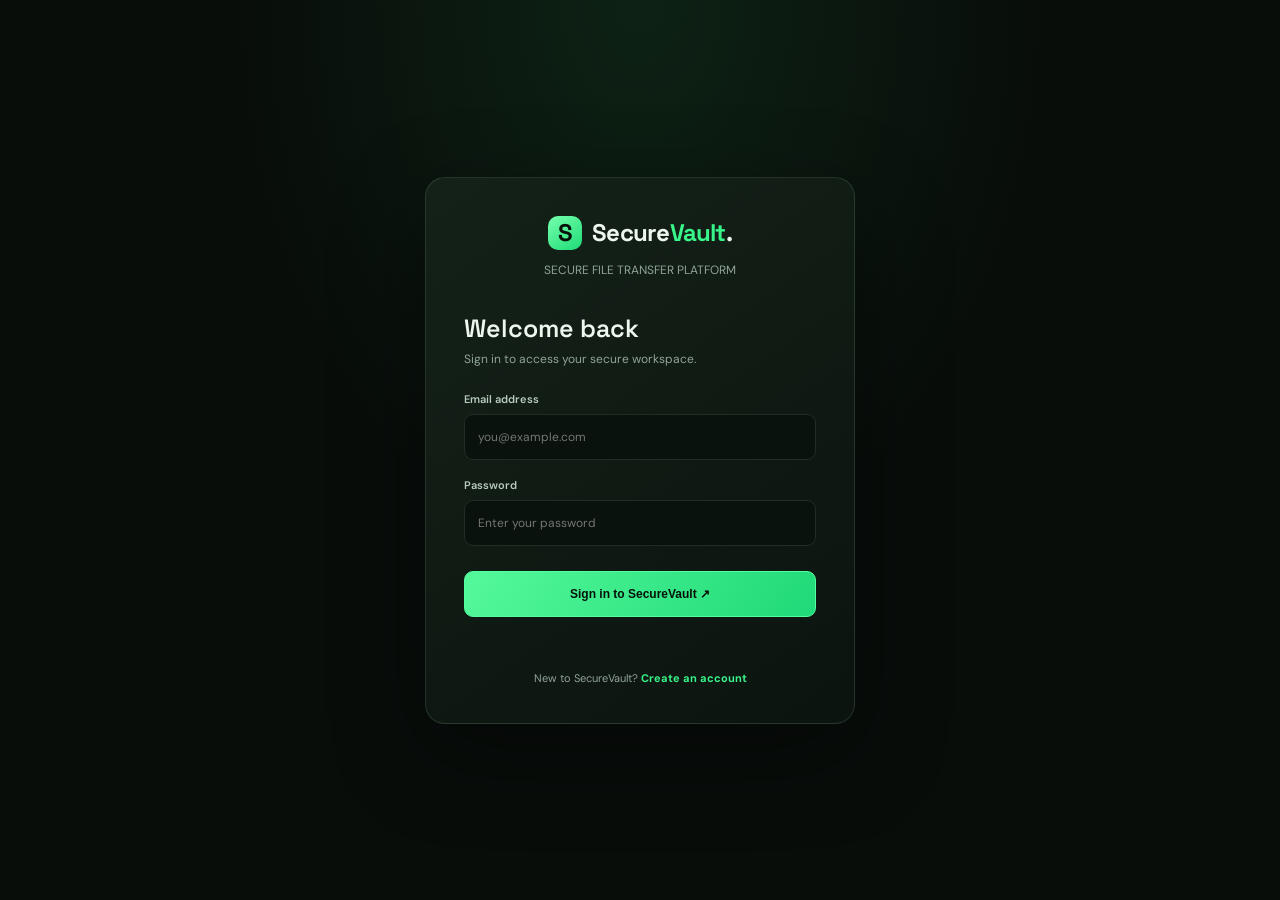
<file: src/main/resources/static/login.html>
<!DOCTYPE html>
<html lang="en"><head>
<meta charset="UTF-8"><meta name="viewport" content="width=device-width, initial-scale=1.0">
<meta name="theme-color" content="#080d0a"><title>SecureVault | Sign In</title>
<link rel="preconnect" href="https://fonts.googleapis.com"><link rel="preconnect" href="https://fonts.gstatic.com" crossorigin>
<link href="https://fonts.googleapis.com/css2?family=DM+Sans:wght@400;500;600;700&family=Space+Grotesk:wght@500;600;700&display=swap" rel="stylesheet">
<style>
:root{color-scheme:dark;--bg:#080d0a;--surface:#111d15;--line:rgba(174,210,184,.14);--text:#edf6ef;--muted:#91a497;--green:#39f58a}
*{box-sizing:border-box}body{margin:0;min-height:100vh;display:grid;place-items:center;padding:24px;background:radial-gradient(ellipse at 50% 0%,rgba(36,117,63,.2),transparent 45%),var(--bg);color:var(--text);font-family:"DM Sans",sans-serif}
.auth-shell{width:min(100%,430px);padding:38px;border:1px solid var(--line);border-radius:20px;background:linear-gradient(145deg,rgba(20,34,25,.98),rgba(12,20,15,.98));box-shadow:0 28px 90px rgba(0,0,0,.4)}
.brand{display:flex;justify-content:center;align-items:center;gap:10px;margin-bottom:12px;font:700 24px "Space Grotesk";letter-spacing:-.8px}.brand-mark{display:grid;place-items:center;width:34px;height:34px;border-radius:10px;color:#06110a;background:linear-gradient(145deg,#76ffad,#1edb76)}.brand span:last-child span{color:var(--green)}
.subtitle{text-align:center;color:var(--muted);font-size:12px;margin:0 0 34px}.auth-shell h1{font:600 25px "Space Grotesk";margin:0 0 7px}.intro{color:var(--muted);font-size:12px;margin:0 0 25px}
.form-group{margin-bottom:18px}label{display:block;margin-bottom:8px;color:#b8cbbd;font-size:11px;font-weight:600}input{width:100%;height:46px;padding:0 13px;border:1px solid var(--line);border-radius:9px;outline:0;background:#09120c;color:var(--text);font:12px "DM Sans"}input:focus{border-color:rgba(57,245,138,.6);box-shadow:0 0 0 3px rgba(57,245,138,.08)}button{width:100%;height:46px;margin-top:7px;border:1px solid #52ffa0;border-radius:9px;color:#06120a;background:linear-gradient(120deg,#54f99a,#20d978);font-weight:700;font-size:12px;cursor:pointer}button:disabled{opacity:.6;cursor:not-allowed}.message{min-height:16px;margin:13px 0 0;text-align:center;font-size:11px;overflow-wrap:anywhere}.auth-switch{margin:25px 0 0;text-align:center;color:var(--muted);font-size:11px}.auth-switch a{color:var(--green);font-weight:700;text-decoration:none}
@media(max-width:480px){.auth-shell{padding:29px 22px}}
</style></head><body><main class="auth-shell">
<div class="brand"><span class="brand-mark">S</span><span>Secure<span>Vault</span>.</span></div>
<p class="subtitle">SECURE FILE TRANSFER PLATFORM</p>
<h1>Welcome back</h1><p class="intro">Sign in to access your secure workspace.</p>
<form id="loginForm">
<div class="form-group"><label for="email">Email address</label><input type="email" id="email" placeholder="you@example.com" autocomplete="username" required></div>
<div class="form-group"><label for="password">Password</label><input type="password" id="password" placeholder="Enter your password" autocomplete="current-password" required></div>
<button type="submit" id="loginButton">Sign in to SecureVault ↗</button><p class="message" id="loginMessage"></p>
</form><p class="auth-switch">New to SecureVault? <a href="/register.html">Create an account</a></p>
</main>
<script>
const loginForm=document.getElementById("loginForm"),loginButton=document.getElementById("loginButton"),loginMessage=document.getElementById("loginMessage");
loginForm.addEventListener("submit",async event=>{event.preventDefault();loginButton.disabled=true;loginButton.textContent="Signing in...";loginMessage.textContent="";
const formData=new URLSearchParams();formData.append("email",document.getElementById("email").value);formData.append("password",document.getElementById("password").value);
try{const response=await fetch("/api/auth/login",{method:"POST",headers:{"Content-Type":"application/x-www-form-urlencoded"},body:formData});const result=await response.text();
if(response.ok){loginMessage.style.color="#39f58a";loginMessage.textContent=result;setTimeout(()=>window.location.href="/upload.html",700);}
else{loginMessage.style.color="#ff858b";loginMessage.textContent=result;}}
catch(error){loginMessage.style.color="#ff858b";loginMessage.textContent="Unable to connect to server.";}
finally{loginButton.disabled=false;loginButton.textContent="Sign in to SecureVault ↗";}});
</script></body></html>
</file>
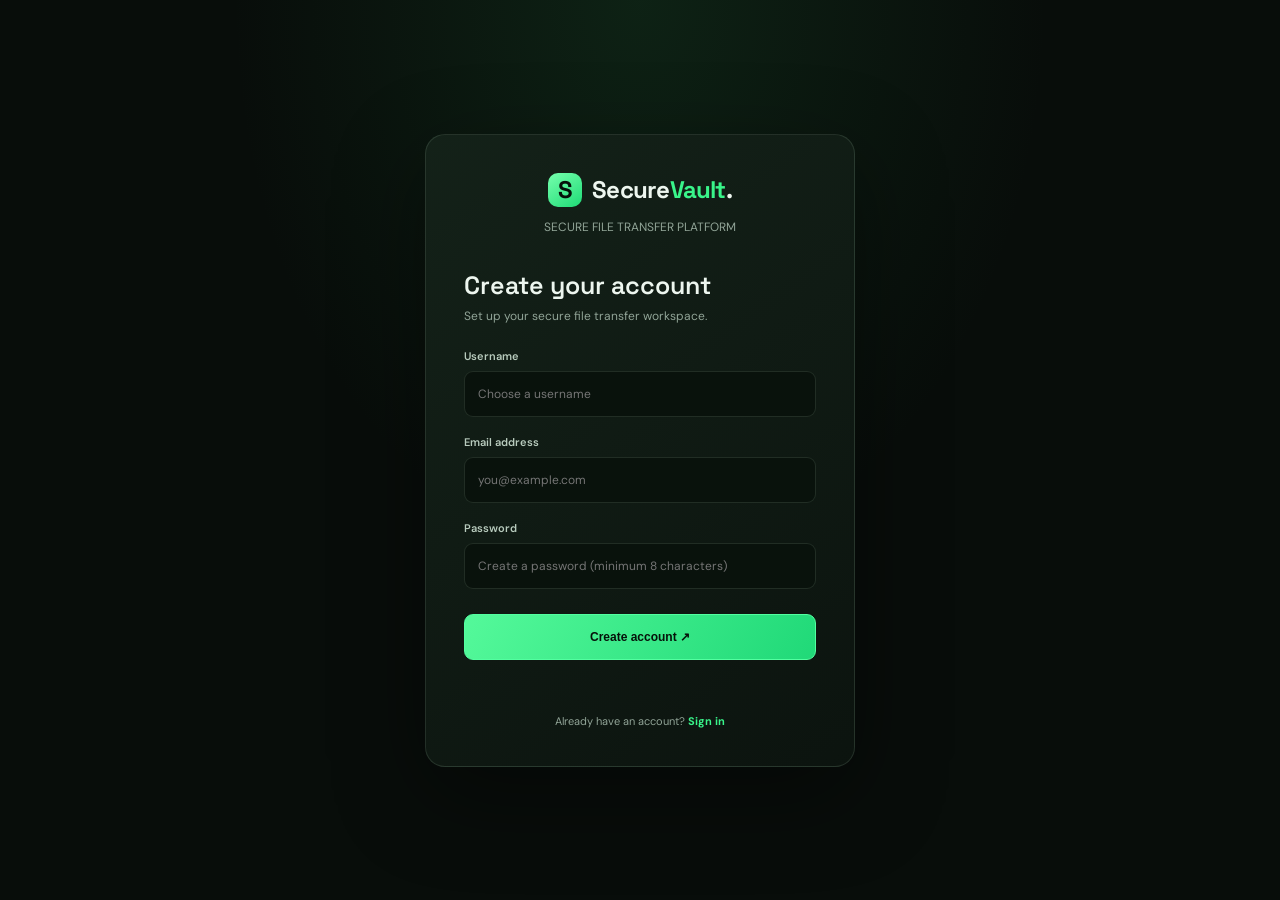
<file: src/main/resources/static/register.html>
<!DOCTYPE html>
<html lang="en"><head>
<meta charset="UTF-8"><meta name="viewport" content="width=device-width, initial-scale=1.0">
<meta name="theme-color" content="#080d0a"><title>SecureVault | Create Account</title>
<link rel="preconnect" href="https://fonts.googleapis.com"><link rel="preconnect" href="https://fonts.gstatic.com" crossorigin>
<link href="https://fonts.googleapis.com/css2?family=DM+Sans:wght@400;500;600;700&family=Space+Grotesk:wght@500;600;700&display=swap" rel="stylesheet">
<style>
:root{color-scheme:dark;--bg:#080d0a;--surface:#111d15;--line:rgba(174,210,184,.14);--text:#edf6ef;--muted:#91a497;--green:#39f58a}
*{box-sizing:border-box}body{margin:0;min-height:100vh;display:grid;place-items:center;padding:24px;background:radial-gradient(ellipse at 50% 0%,rgba(36,117,63,.2),transparent 45%),var(--bg);color:var(--text);font-family:"DM Sans",sans-serif}
.auth-shell{width:min(100%,430px);padding:38px;border:1px solid var(--line);border-radius:20px;background:linear-gradient(145deg,rgba(20,34,25,.98),rgba(12,20,15,.98));box-shadow:0 28px 90px rgba(0,0,0,.4)}
.brand{display:flex;justify-content:center;align-items:center;gap:10px;margin-bottom:12px;font:700 24px "Space Grotesk";letter-spacing:-.8px}.brand-mark{display:grid;place-items:center;width:34px;height:34px;border-radius:10px;color:#06110a;background:linear-gradient(145deg,#76ffad,#1edb76)}.brand span:last-child span{color:var(--green)}
.subtitle{text-align:center;color:var(--muted);font-size:12px;margin:0 0 34px}.auth-shell h1{font:600 25px "Space Grotesk";margin:0 0 7px}.intro{color:var(--muted);font-size:12px;margin:0 0 25px}
.form-group{margin-bottom:18px}label{display:block;margin-bottom:8px;color:#b8cbbd;font-size:11px;font-weight:600}input{width:100%;height:46px;padding:0 13px;border:1px solid var(--line);border-radius:9px;outline:0;background:#09120c;color:var(--text);font:12px "DM Sans"}input:focus{border-color:rgba(57,245,138,.6);box-shadow:0 0 0 3px rgba(57,245,138,.08)}button{width:100%;height:46px;margin-top:7px;border:1px solid #52ffa0;border-radius:9px;color:#06120a;background:linear-gradient(120deg,#54f99a,#20d978);font-weight:700;font-size:12px;cursor:pointer}button:disabled{opacity:.6;cursor:not-allowed}.message{min-height:16px;margin:13px 0 0;text-align:center;font-size:11px;overflow-wrap:anywhere}.auth-switch{margin:25px 0 0;text-align:center;color:var(--muted);font-size:11px}.auth-switch a{color:var(--green);font-weight:700;text-decoration:none}
@media(max-width:480px){.auth-shell{padding:29px 22px}}
</style></head><body><main class="auth-shell">
<div class="brand"><span class="brand-mark">S</span><span>Secure<span>Vault</span>.</span></div>
<p class="subtitle">SECURE FILE TRANSFER PLATFORM</p>
<h1>Create your account</h1><p class="intro">Set up your secure file transfer workspace.</p>
<form id="registerForm">
<div class="form-group"><label for="username">Username</label><input type="text" id="username" placeholder="Choose a username" autocomplete="username" required></div>
<div class="form-group"><label for="email">Email address</label><input type="email" id="email" placeholder="you@example.com" autocomplete="username" required></div>
<div class="form-group"><label for="password">Password</label><input type="password" id="password" placeholder="Create a password (minimum 8 characters)" autocomplete="new-password" minlength="8" required></div>
<button type="submit" id="registerButton">Create account ↗</button><p class="message" id="registerMessage"></p>
</form><p class="auth-switch">Already have an account? <a href="/login.html">Sign in</a></p>
</main>
<script>const registerForm=document.getElementById("registerForm"),registerButton=document.getElementById("registerButton"),registerMessage=document.getElementById("registerMessage");
registerForm.addEventListener("submit",async event=>{event.preventDefault();registerButton.disabled=true;registerButton.textContent="Creating account...";registerMessage.textContent="";
const formData=new URLSearchParams();formData.append("username",document.getElementById("username").value);formData.append("email",document.getElementById("email").value);formData.append("password",document.getElementById("password").value);
try{const response=await fetch("/api/auth/register",{method:"POST",headers:{"Content-Type":"application/x-www-form-urlencoded"},body:formData});const result=await response.text();
if(response.ok){registerMessage.style.color="#39f58a";registerMessage.textContent=result;setTimeout(()=>window.location.href="/login.html",1000);}
else{registerMessage.style.color="#ff858b";registerMessage.textContent=result;}}
catch(error){registerMessage.style.color="#ff858b";registerMessage.textContent="Unable to connect to server.";}
finally{registerButton.disabled=false;registerButton.textContent="Create account ↗";}});</script></body></html>
</file>
